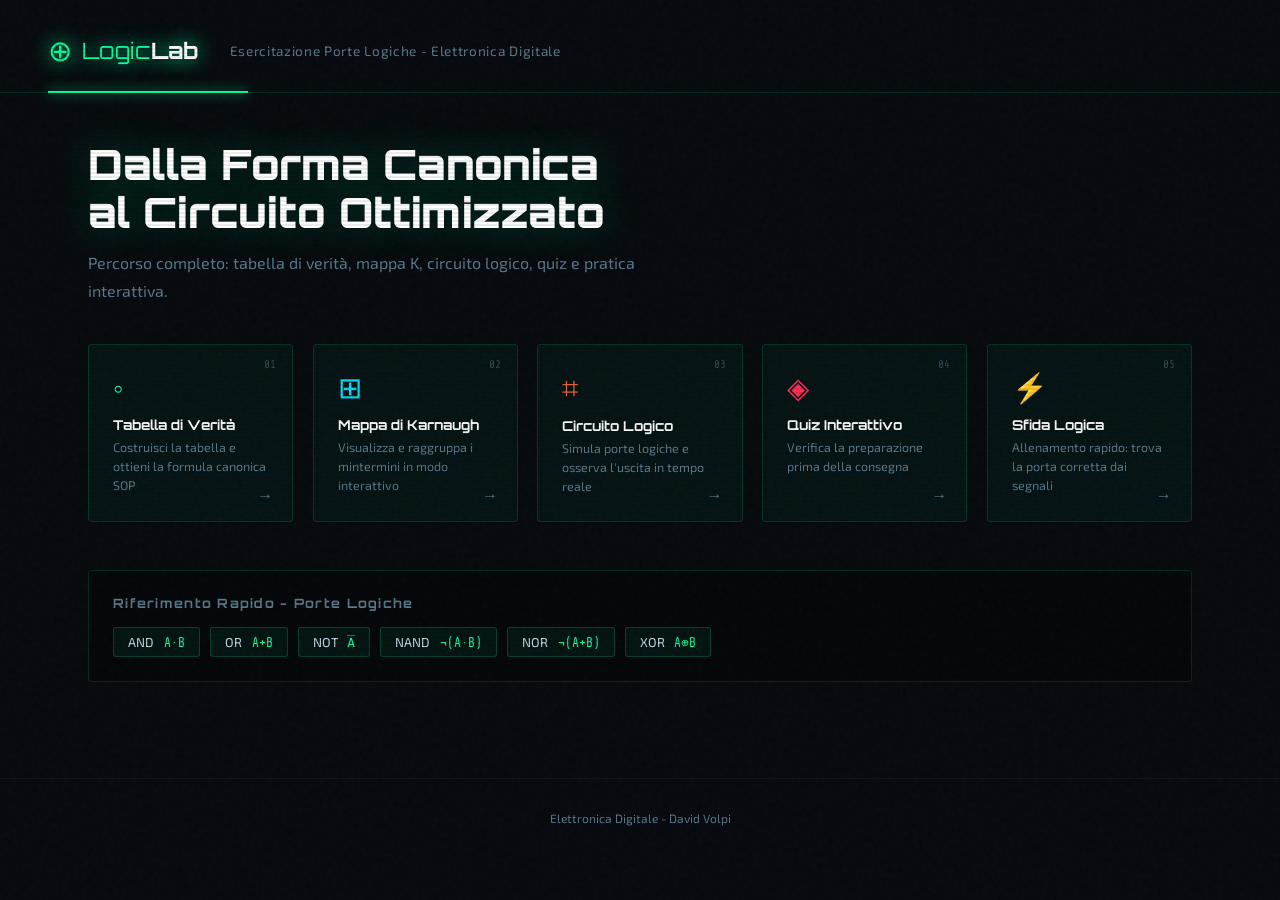
<file: index.html>
﻿<!DOCTYPE html>
<html lang="it">
<head>
  <meta charset="UTF-8">
  <meta name="viewport" content="width=device-width, initial-scale=1.0">
  <title>LogicLab - Porte Logiche</title>
  <link rel="stylesheet" href="style.css">
  <link href="https://fonts.googleapis.com/css2?family=Share+Tech+Mono&family=Orbitron:wght@400;700;900&family=Exo+2:wght@300;400;600&display=swap" rel="stylesheet">
</head>
<body>
  <div class="scanlines"></div>
  <div class="noise"></div>
 
  <header>
    <div class="logo">
      <span class="logo-icon">⊕</span>
      <span class="logo-text">Logic<strong>Lab</strong></span>
    </div>
    <p class="subtitle">Esercitazione Porte Logiche - Elettronica Digitale</p>
  </header>
 
  <main class="hero">
    <div class="hero-text">
      <h1>Dalla Forma Canonica<br>al Circuito Ottimizzato</h1>
      <p>Percorso completo: tabella di verità, mappa K, circuito logico, quiz e pratica interattiva.</p>
    </div>
 
    <nav class="cards-grid">
      <a href="tabella.html" class="card" data-num="01">
        <div class="card-icon">◦</div>
        <h2>Tabella di Verità</h2>
        <p>Costruisci la tabella e ottieni la formula canonica SOP</p>
        <span class="arrow">→</span>
      </a>
      <a href="mappa-k.html" class="card" data-num="02">
        <div class="card-icon">⊞</div>
        <h2>Mappa di Karnaugh</h2>
        <p>Visualizza e raggruppa i mintermini in modo interattivo</p>
        <span class="arrow">→</span>
      </a>
      <a href="circuito.html" class="card" data-num="03">
        <div class="card-icon">⌗</div>
        <h2>Circuito Logico</h2>
        <p>Simula porte logiche e osserva l'uscita in tempo reale</p>
        <span class="arrow">→</span>
      </a>
      <a href="quiz.html" class="card" data-num="04">
        <div class="card-icon">◈</div>
        <h2>Quiz Interattivo</h2>
        <p>Verifica la preparazione prima della consegna</p>
        <span class="arrow">→</span>
      </a>
      <a href="sfida.html" class="card" data-num="05">
        <div class="card-icon">⚡</div>
        <h2>Sfida Logica</h2>
        <p>Allenamento rapido: trova la porta corretta dai segnali</p>
        <span class="arrow">→</span>
      </a>
    </nav>
 
    <div class="quick-ref">
      <h3>Riferimento Rapido - Porte Logiche</h3>
      <div class="gates-row">
        <div class="gate-pill">AND <code>A·B</code></div>
        <div class="gate-pill">OR <code>A+B</code></div>
        <div class="gate-pill">NOT <code>A̅</code></div>
        <div class="gate-pill">NAND <code>¬(A·B)</code></div>
        <div class="gate-pill">NOR <code>¬(A+B)</code></div>
        <div class="gate-pill">XOR <code>A⊕B</code></div>
      </div>
    </div>
  </main>
 
  <footer>
    <p>Elettronica Digitale - David Volpi</p>
  </footer>
</body>
</html>
</file>
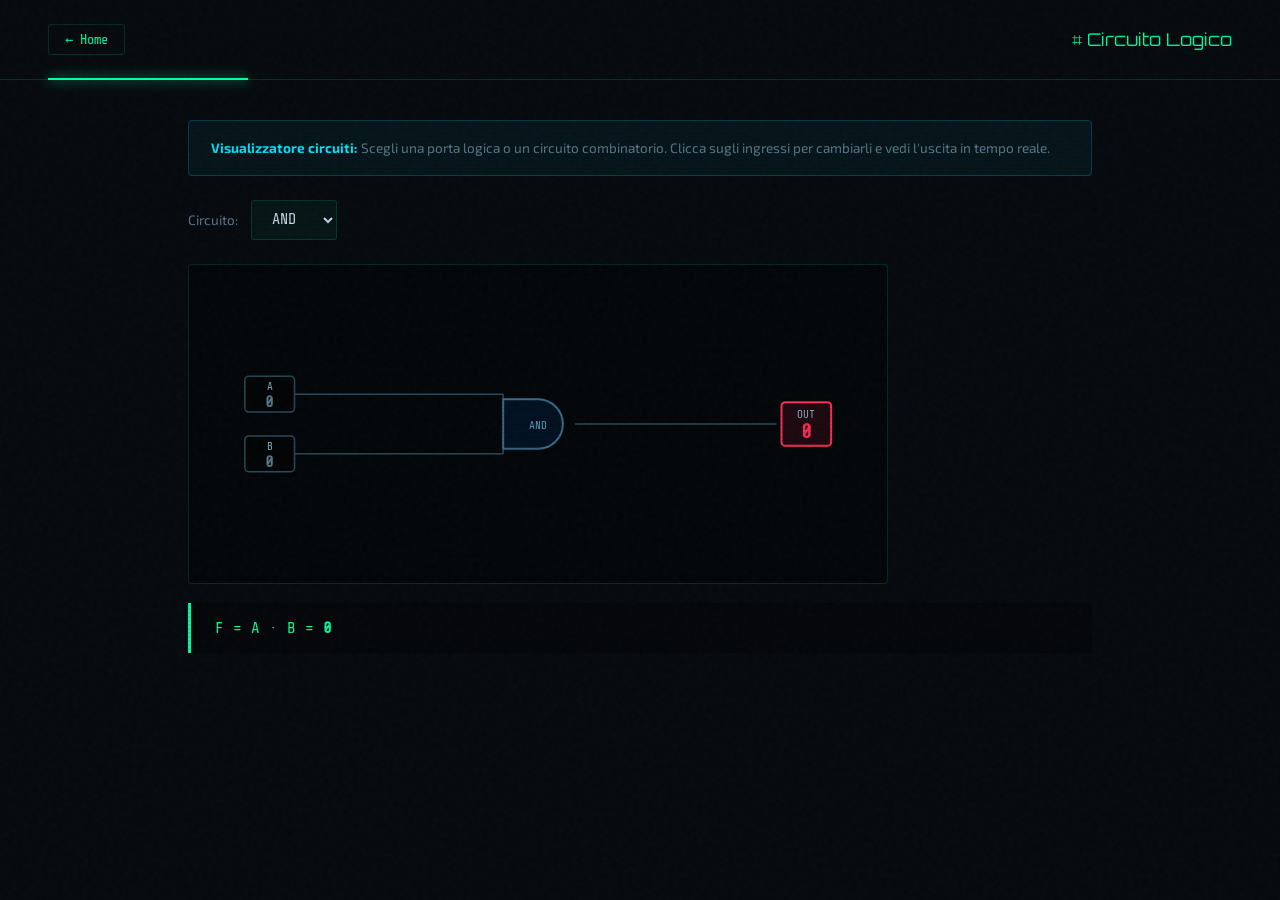
<file: circuito.html>
<!DOCTYPE html>
<html lang="it">
<head>
  <meta charset="UTF-8">
  <meta name="viewport" content="width=device-width, initial-scale=1.0">
  <title>Circuito – LogicLab</title>
  <link rel="stylesheet" href="style.css">
  <link href="https://fonts.googleapis.com/css2?family=Share+Tech+Mono&family=Orbitron:wght@400;700;900&family=Exo+2:wght@300;400;600&display=swap" rel="stylesheet">
</head>
<body>
  <div class="scanlines"></div>
  <div class="noise"></div>
  <header class="page-header">
    <a href="index.html" class="back-btn">← Home</a>
    <span class="page-title">⌗ Circuito Logico</span>
  </header>
  <div class="section">
    <div class="info-box">
      <strong>Visualizzatore circuiti:</strong> Scegli una porta logica o un circuito combinatorio. Clicca sugli ingressi per cambiarli e vedi l'uscita in tempo reale.
    </div>
    <div class="input-group">
      <label style="color:var(--text-dim);font-size:.85rem;">Circuito:</label>
      <select id="circuit-sel" onchange="drawCircuit()">
        <option value="and">AND </option>
        <option value="or">OR </option>
        <option value="not">NOT </option>
        <option value="nand">NAND </option>
        <option value="nor">NOR </option>
        <option value="xor">XOR </option>

      </select>
    </div>
    <svg id="circuit-svg" class="circuit-svg" width="700" height="320" viewBox="0 0 700 320" style="width:100%;max-width:700px"></svg>
    <div id="circuit-info" style="margin-top:1rem"></div>
  </div>

  <script>
    const svg = document.getElementById('circuit-svg');
    let inputs = { A:0, B:0, C:0 };

    function SVG(tag, attrs={}, text='') {
      const el = document.createElementNS('http://www.w3.org/2000/svg', tag);
      for (const [k,v] of Object.entries(attrs)) el.setAttribute(k,v);
      if (text) el.textContent = text;
      return el;
    }

    function wire(x1,y1,x2,y2,active=false) {
      return SVG('polyline',{
        points:`${x1},${y1} ${x2},${y2}`,
        stroke: active ? '#00ff9d' : '#2a4a5a',
        'stroke-width': active ? 2.5 : 1.5,
        fill:'none',
        filter: active ? 'url(#glow)' : ''
      });
    }

    function inputBtn(x, y, label, val, key) {
      const g = SVG('g',{ cursor:'pointer', onclick:`toggleInput('${key}')` });
      g.appendChild(SVG('rect',{ x:x-25, y:y-18, width:50, height:36, rx:4,
        fill: val ? 'rgba(0,255,157,0.2)' : 'rgba(0,0,0,0.4)',
        stroke: val ? '#00ff9d' : '#2a4a5a', 'stroke-width':1.5 }));
      g.appendChild(SVG('text',{ x, y:y-4, 'text-anchor':'middle', fill:'#8ab', 'font-size':11, 'font-family':'Share Tech Mono' }, label));
      g.appendChild(SVG('text',{ x, y:y+13, 'text-anchor':'middle',
        fill: val ? '#00ff9d' : '#5a7a8a', 'font-size':16, 'font-weight':'bold','font-family':'Share Tech Mono' }, String(val)));
      return g;
    }

    function outputBox(x, y, val) {
      const g = SVG('g');
      g.appendChild(SVG('rect',{ x:x-25, y:y-22, width:50, height:44, rx:4,
        fill: val ? 'rgba(0,255,157,0.25)' : 'rgba(255,45,85,0.1)',
        stroke: val ? '#00ff9d' : '#ff2d55', 'stroke-width':2 }));
      g.appendChild(SVG('text',{ x, y:y-6, 'text-anchor':'middle', fill:'#8ab', 'font-size':11, 'font-family':'Share Tech Mono' },'OUT'));
      g.appendChild(SVG('text',{ x, y:y+14, 'text-anchor':'middle',
        fill: val ? '#00ff9d' : '#ff2d55', 'font-size':20, 'font-weight':'bold','font-family':'Share Tech Mono' }, String(val)));
      return g;
    }

    // Gate shape paths
    function andGate(cx, cy, w=70, h=50) {
      const l=cx-w/2, r=cx+w/2, t=cy-h/2, b=cy+h/2;
      return `M${l},${t} L${cx},${t} A${h/2},${h/2} 0 0 1 ${cx},${b} L${l},${b} Z`;
    }
    function orGate(cx, cy, w=70, h=50) {
      const l=cx-w/2, r=cx+w/2, t=cy-h/2, b=cy+h/2;
      return `M${l},${t} Q${l+20},${cy} ${l},${b} Q${cx},${b} ${r},${cy} Q${cx},${t} ${l},${t} Z`;
    }
    function notGate(cx, cy, w=55, h=44) {
      const l=cx-w/2, t=cy-h/2, b=cy+h/2;
      return `M${l},${t} L${l+w-12},${cy} L${l},${b} Z`;
    }

    function drawGateShape(type, cx, cy, active) {
      const stroke = active ? '#00ff9d' : '#3a6a8a';
      const fill = active ? 'rgba(0,255,157,0.08)' : 'rgba(0,20,40,0.8)';
      let path, extra=null;
      if (type==='and'||type==='nand') {
        path = andGate(cx,cy);
      } else if (type==='or'||type==='nor'||type==='xor') {
        path = orGate(cx,cy);
      } else if (type==='not') {
        path = notGate(cx,cy);
      }
      const el = SVG('path',{ d:path, stroke, 'stroke-width':2, fill });
      const group = SVG('g');
      group.appendChild(el);
      if (type==='xor') {
        const l=cx-35, t=cy-25, b=cy+25;
        group.appendChild(SVG('path',{ d:`M${l-6},${t} Q${l+8},${cy} ${l-6},${b}`, stroke, 'stroke-width':2, fill:'none' }));
      }
      if (type==='nand'||type==='nor'||type==='not') {
        const dotX = type==='not' ? cx+30 : cx+37;
        group.appendChild(SVG('circle',{ cx:dotX, cy, r:5, stroke, 'stroke-width':2, fill:'var(--bg)' }));
      }
      const label = type.toUpperCase();
      group.appendChild(SVG('text',{ x:cx-(type==='not'?8:0), y:cy+5, 'text-anchor':'middle', fill: active?'#00ff9d':'#5a9aba', 'font-size':11, 'font-family':'Share Tech Mono' }, label));
      return group;
    }

    function clearSVG() {
      while(svg.firstChild) svg.removeChild(svg.firstChild);
      // Glow filter
      const defs = SVG('defs');
      const filter = SVG('filter',{ id:'glow' });
      const blur = SVG('feGaussianBlur',{ stdDeviation:'3', result:'coloredBlur' });
      const merge = SVG('feMerge');
      merge.appendChild(SVG('feMergeNode',{ in:'coloredBlur' }));
      merge.appendChild(SVG('feMergeNode',{ in:'SourceGraphic' }));
      filter.appendChild(blur);
      filter.appendChild(merge);
      defs.appendChild(filter);
      svg.appendChild(defs);
    }

    function drawSingleGate(type) {
      const A = inputs.A, B = inputs.B;
      let out;
      if (type==='and') out = A&B;
      else if (type==='or') out = A|B;
      else if (type==='nand') out = +(!(A&B));
      else if (type==='nor') out = +(!(A|B));
      else if (type==='xor') out = A^B;
      else if (type==='not') out = A^1;

      clearSVG();
      const isSingle = type==='not';
      const cx=350, cy=160;

      if (!isSingle) {
        svg.appendChild(inputBtn(80, 130, 'A', A, 'A'));
        svg.appendChild(inputBtn(80, 190, 'B', B, 'B'));
        svg.appendChild(wire(105,130,cx-35,130, A));
        svg.appendChild(wire(105,190,cx-35,190, B));
        svg.appendChild(wire(cx-35,130,cx-35,cy-12,A));
        svg.appendChild(wire(cx-35,190,cx-35,cy+12,B));
        svg.appendChild(wire(cx-35,cy-12,cx-35+2,cy-12,A));
        svg.appendChild(wire(cx-35,cy+12,cx-35+2,cy+12,B));
      } else {
        svg.appendChild(inputBtn(80, 160, 'A', A, 'A'));
        svg.appendChild(wire(105,160,cx-28,160, A));
      }

      svg.appendChild(drawGateShape(type, cx, cy, out));
      const outX = type==='not' ? cx+33 : (type==='nand'||type==='nor' ? cx+42 : cx+37);
      svg.appendChild(wire(outX, cy, 590, cy, out));
      svg.appendChild(outputBox(620, cy, out));

      const expr = { and:'F = A · B', or:'F = A + B', nand:'F = ¬(A · B)', nor:'F = ¬(A + B)', xor:'F = A ⊕ B', not:'F = Ā' };
      document.getElementById('circuit-info').innerHTML = `<div class="formula">${expr[type]} = <strong>${out}</strong></div>`;
    }

    function drawCombo() {
      // F = A·B + C̄
      const A=inputs.A, B=inputs.B, C=inputs.C;
      const ab = A&B;
      const nc = C^1;
      const out = ab|nc;

      clearSVG();

      // AND gate for A·B
      svg.appendChild(inputBtn(60,90,'A',A,'A'));
      svg.appendChild(inputBtn(60,150,'B',B,'B'));
      svg.appendChild(inputBtn(60,240,'C',C,'C'));

      // NOT gate for C̄
      svg.appendChild(wire(85,240,220,240,C));
      const notG = SVG('g');
      notG.appendChild(SVG('path',{d:'M220,220 L255,240 L220,260 Z', stroke:nc?'#00ff9d':'#3a6a8a','stroke-width':2,fill:'rgba(0,20,40,0.8)'}));
      notG.appendChild(SVG('circle',{cx:260,cy:240,r:5,stroke:nc?'#00ff9d':'#3a6a8a','stroke-width':2,fill:'var(--bg)'}));
      notG.appendChild(SVG('text',{x:237,y:244,'text-anchor':'middle',fill:'#5a9aba','font-size':10,'font-family':'Share Tech Mono'},'NOT'));
      svg.appendChild(notG);

      // AND gate
      svg.appendChild(wire(85,90,220,90,A));
      svg.appendChild(wire(85,150,220,150,B));
      svg.appendChild(wire(220,90,222,90,A));
      svg.appendChild(wire(220,150,222,150,B));
      svg.appendChild(drawGateShape('and',270,120,ab));
      svg.appendChild(wire(305,120,360,120,ab));

      // OR gate
      svg.appendChild(wire(265,240,360,190,nc));
      svg.appendChild(wire(360,120,362,120,ab));
      svg.appendChild(wire(360,190,362,190,nc));
      svg.appendChild(drawGateShape('or',410,155,out));
      svg.appendChild(wire(445,155,570,155,out));
      svg.appendChild(outputBox(600,155,out));

      document.getElementById('circuit-info').innerHTML =
        `<div class="formula">F = A·B + C̄ = ${A}·${B} + ${nc} = ${ab} + ${nc} = <strong>${out}</strong></div>
         <p style="color:var(--text-dim);font-size:.82rem;margin-top:.5rem">Cliccca sugli ingressi per cambiarli</p>`;
    }

    function drawCircuit() {
      const sel = document.getElementById('circuit-sel').value;
      if (sel==='combo') drawCombo();
      else drawSingleGate(sel);
    }

    function toggleInput(key) {
      inputs[key] ^= 1;
      drawCircuit();
    }

    window.onload = () => drawCircuit();
  </script>
</body>
</html>
</file>
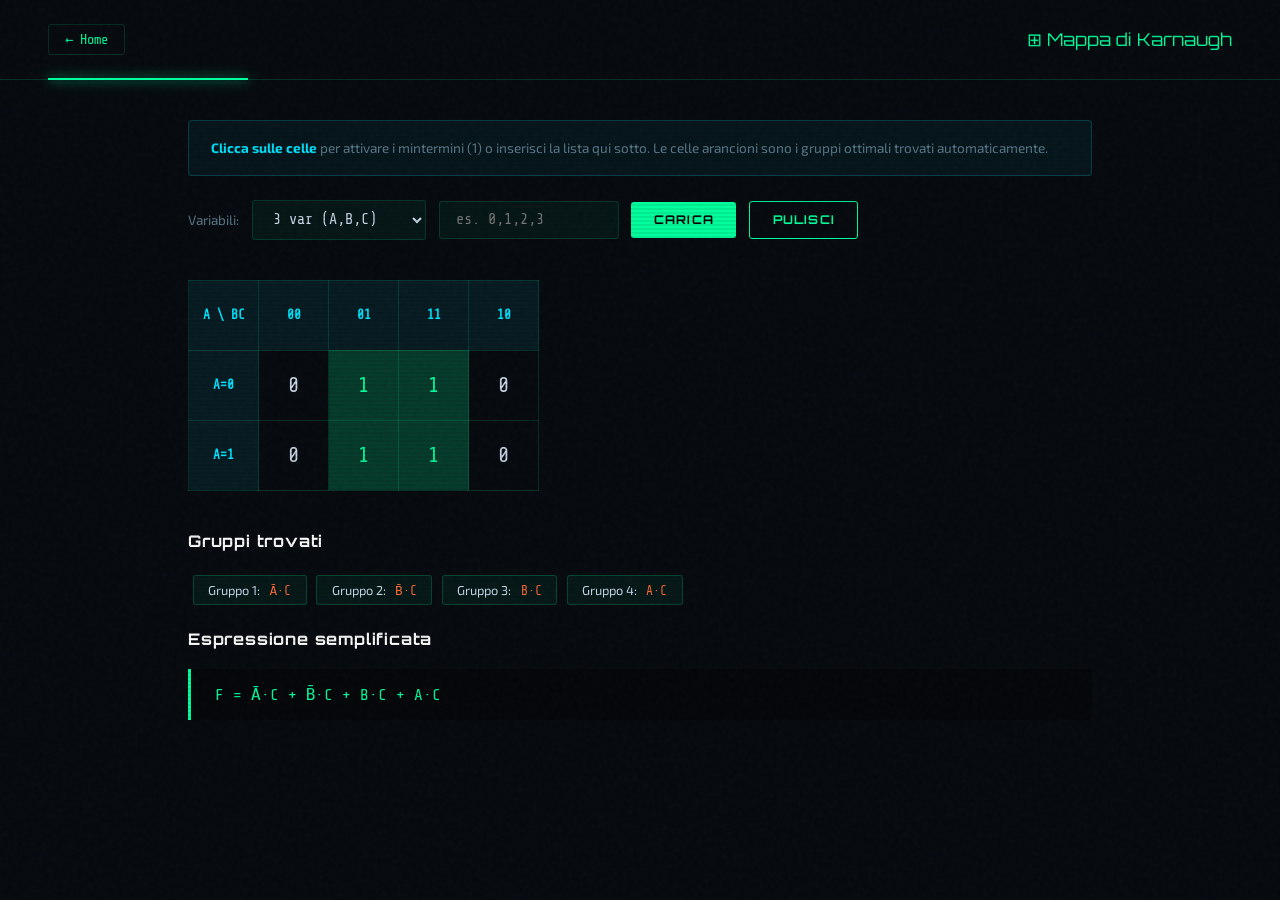
<file: mappa-k.html>
<!DOCTYPE html>
<html lang="it">
<head>
  <meta charset="UTF-8">
  <meta name="viewport" content="width=device-width, initial-scale=1.0">
  <title>Mappa K – LogicLab</title>
  <link rel="stylesheet" href="style.css">
  <link href="https://fonts.googleapis.com/css2?family=Share+Tech+Mono&family=Orbitron:wght@400;700;900&family=Exo+2:wght@300;400;600&display=swap" rel="stylesheet">
</head>
<body>
  <div class="scanlines"></div>
  <div class="noise"></div>
 
  <header class="page-header">
    <a href="index.html" class="back-btn">← Home</a>
    <span class="page-title">⊞ Mappa di Karnaugh</span>
  </header>
 
  <div class="section">
    <div class="info-box">
      <strong>Clicca sulle celle</strong> per attivare i mintermini (1) o inserisci la lista qui sotto. Le celle arancioni sono i gruppi ottimali trovati automaticamente.
    </div>
 
    <div class="input-group">
      <label style="color:var(--text-dim);font-size:.85rem;">Variabili:</label>
      <select id="nvars" onchange="buildMap()">
        <option value="3" selected>3 var (A,B,C)</option>
        <option value="4">4 var (A,B,C,D)</option>
      </select>
      <input type="text" id="mint-input" placeholder="es. 0,1,2,3" style="width:180px">
      <button class="btn" onclick="loadFromInput()">Carica</button>
      <button class="btn secondary" onclick="clearMap()">Pulisci</button>
    </div>
 
    <div class="kmap-container" id="kmap-container"></div>
 
    <div id="groups-out" style="margin-top:1.5rem; display:none">
      <h2>Gruppi trovati</h2>
      <div id="groups-list"></div>
      <h2 style="margin-top:1.2rem">Espressione semplificata</h2>
      <div class="formula" id="simplified-out"></div>
    </div>
  </div>
 
  <script>
    // Gray code order for Karnaugh map
    const gray2 = [0,1,3,2]; // 00,01,11,10
    const gray3col = [0,1,3,2]; // per BC
    const gray4col = [0,1,3,2];
    const gray4row = [0,1,3,2]; // per AB
 
    let cells3 = new Array(8).fill(0);  // 3 var: 2 rows x 4 cols
    let cells4 = new Array(16).fill(0); // 4 var: 4 rows x 4 cols
 
    function buildMap() {
      const n = parseInt(document.getElementById('nvars').value);
      n === 3 ? buildMap3() : buildMap4();
    }
 
    function toggle(idx) {
      const n = parseInt(document.getElementById('nvars').value);
      if (n === 3) {
        cells3[idx] ^= 1;
      } else {
        cells4[idx] ^= 1;
      }
      buildMap();
    }
 
    function buildMap3() {
      // Rows: A=0,1 | Cols: BC = 00,01,11,10
      // minterm = A*4 + B*2 + C
      let html = `<table class="kmap"><thead><tr>
        <th>A \\ BC</th><th>00</th><th>01</th><th>11</th><th>10</th>
      </tr></thead><tbody>`;
 
      for (let a = 0; a < 2; a++) {
        html += `<tr><th>A=${a}</th>`;
        for (const bc of gray3col) {
          const b = (bc >> 1) & 1;
          const c = bc & 1;
          const idx = a*4 + b*2 + c;
          const val = cells3[idx];
          const cls = val ? 'active' : '';
          html += `<td class="${cls}" onclick="toggle(${idx})" title="m${idx}: A=${a},B=${b},C=${c}">${val}</td>`;
        }
        html += '</tr>';
      }
      html += '</tbody></table>';
      document.getElementById('kmap-container').innerHTML = html;
      computeGroups3();
    }
 
    function buildMap4() {
      // Rows: CD | Cols: AB
      let html = `<table class="kmap"><thead><tr>
        <th>CD \\ AB</th><th>00</th><th>01</th><th>11</th><th>10</th>
      </tr></thead><tbody>`;
 
      for (const cd of gray4col) {
        const c = (cd >> 1) & 1, d = cd & 1;
        html += `<tr><th>${c}${d}</th>`;
        for (const ab of gray4row) {
          const a = (ab >> 1) & 1, b = ab & 1;
          const idx = a*8 + b*4 + c*2 + d;
          const val = cells4[idx];
          const cls = val ? 'active' : '';
          html += `<td class="${cls}" onclick="toggle(${idx})" title="m${idx}: A=${a},B=${b},C=${c},D=${d}">${val}</td>`;
        }
        html += '</tr>';
      }
      html += '</tbody></table>';
      document.getElementById('kmap-container').innerHTML = html;
      computeGroups4();
    }
 
    function computeGroups3() {
      const ones = cells3.map((v,i)=>v?i:null).filter(x=>x!==null);
      if (ones.length === 0) { document.getElementById('groups-out').style.display='none'; return; }
 
      const terms = [];
      // Check group of 4 (all same A or all BC pattern)
      // Simple heuristic: try adjacent pairs and quads
      const uncovered = new Set(ones);
      const groups = [];
 
      // Neighbours in 3-var KMap
      const neighbours3 = {
        0:[1,2,4], 1:[0,3,5], 2:[0,3,6], 3:[1,2,7],
        4:[0,5,6], 5:[1,4,7], 6:[2,4,7], 7:[3,5,6]
      };
 
      // Find pairs
      ones.forEach(m => {
        (neighbours3[m]||[]).forEach(nb => {
          if (cells3[nb] && !groups.find(g=>g.includes(m)&&g.includes(nb))) {
            groups.push([m, nb]);
          }
        });
      });
 
      // Simplify terms from groups
      const varNames = ['A','B','C'];
      const result = groups.map(g => simplifyGroup(g, 3, varNames));
      ones.forEach(m => {
        if (!groups.flat().includes(m)) {
          result.push(mintermsToTerm([m], 3, varNames));
        }
      });
 
      const unique = [...new Set(result)];
      showGroups(unique, ones);
    }
 
    function computeGroups4() {
      const ones = cells4.map((v,i)=>v?i:null).filter(x=>x!==null);
      if (ones.length === 0) { document.getElementById('groups-out').style.display='none'; return; }
      const varNames = ['A','B','C','D'];
      const terms = ones.map(m => mintermsToTerm([m], 4, varNames));
      showGroups([...new Set(terms)], ones);
    }
 
    function mintermsToTerm(group, n, varNames) {
      // Find which variables are constant across the group
      const term = [];
      for (let bit = n-1; bit >= 0; bit--) {
        const vals = group.map(m => (m >> bit) & 1);
        if (vals.every(v => v === 1)) term.push(varNames[n-1-bit]);
        else if (vals.every(v => v === 0)) term.push(varNames[n-1-bit] + '̄');
      }
      return term.join('·') || '1';
    }
 
    function simplifyGroup(group, n, varNames) {
      return mintermsToTerm(group, n, varNames);
    }
 
    function showGroups(terms, ones) {
      const out = document.getElementById('groups-out');
      out.style.display = 'block';
      const list = document.getElementById('groups-list');
      list.innerHTML = terms.map((t,i) =>
        `<div class="gate-pill" style="margin:.3rem;display:inline-block">Gruppo ${i+1}: <code style="color:var(--orange)">${t}</code></div>`
      ).join('');
      document.getElementById('simplified-out').textContent = `F = ${terms.join(' + ')}`;
    }
 
    function loadFromInput() {
      const n = parseInt(document.getElementById('nvars').value);
      const max = n === 3 ? 8 : 16;
      const vals = document.getElementById('mint-input').value
        .split(',').map(s=>parseInt(s.trim())).filter(x=>!isNaN(x)&&x>=0&&x<max);
      if (n === 3) {
        cells3 = new Array(8).fill(0);
        vals.forEach(v => cells3[v] = 1);
      } else {
        cells4 = new Array(16).fill(0);
        vals.forEach(v => cells4[v] = 1);
      }
      buildMap();
    }
 
    function clearMap() {
      cells3 = new Array(8).fill(0);
      cells4 = new Array(16).fill(0);
      document.getElementById('groups-out').style.display = 'none';
      buildMap();
    }
 
    window.onload = () => {
      cells3[1]=cells3[3]=cells3[5]=cells3[7]=1;
      buildMap();
    };
  </script>
</body>
</html>
</file>
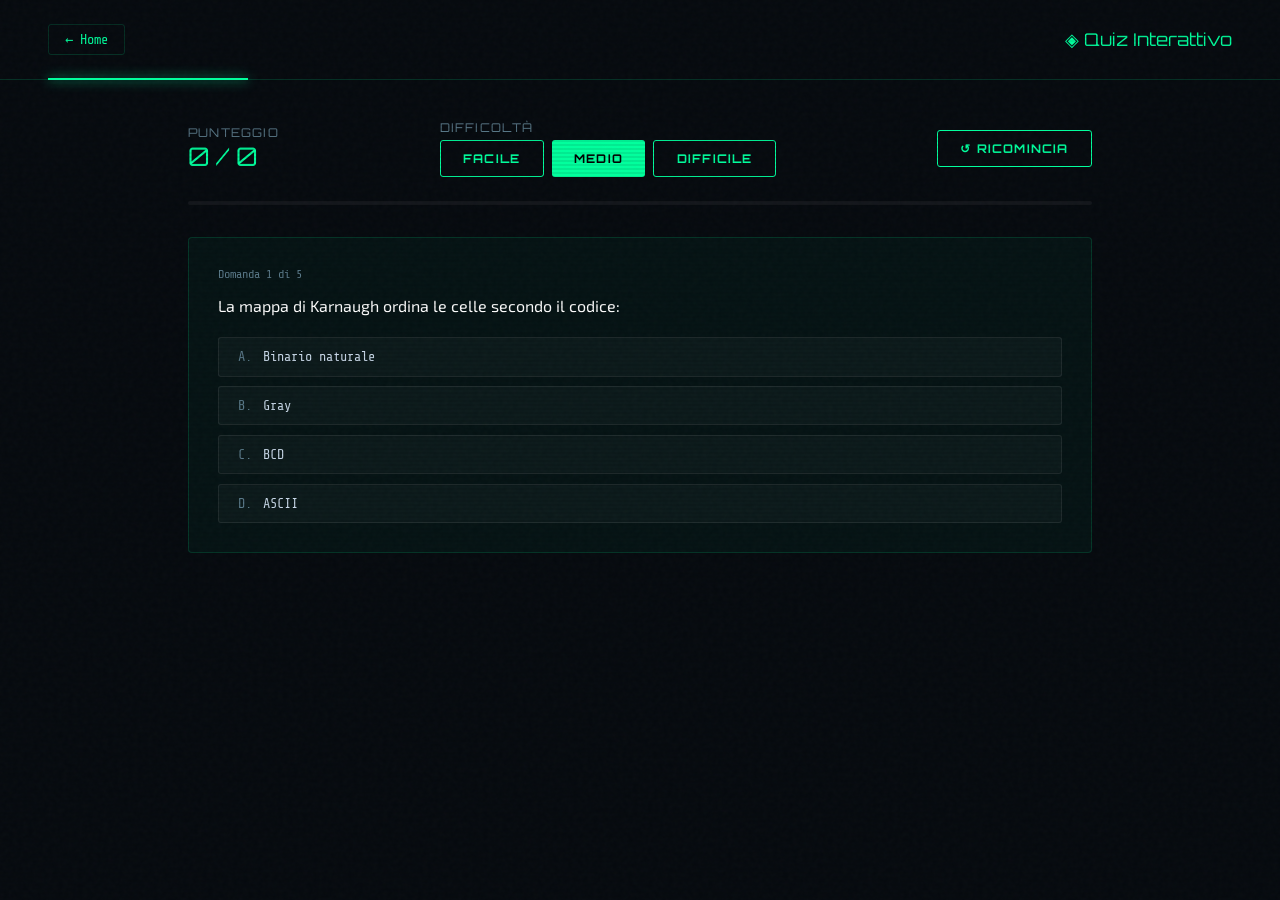
<file: quiz.html>
<!DOCTYPE html>
<html lang="it">
<head>
  <meta charset="UTF-8">
  <meta name="viewport" content="width=device-width, initial-scale=1.0">
  <title>Quiz – LogicLab</title>
  <link rel="stylesheet" href="style.css">
  <link href="https://fonts.googleapis.com/css2?family=Share+Tech+Mono&family=Orbitron:wght@400;700;900&family=Exo+2:wght@300;400;600&display=swap" rel="stylesheet">
</head>
<body>
  <div class="scanlines"></div>
  <div class="noise"></div>
  <header class="page-header">
    <a href="index.html" class="back-btn">← Home</a>
    <span class="page-title">◈ Quiz Interattivo</span>
  </header>

  <div class="section">
    <div style="display:flex;align-items:center;justify-content:space-between;margin-bottom:1.5rem;flex-wrap:wrap;gap:1rem">
      <div>
        <div style="font-family:var(--font-display);font-size:.75rem;color:var(--text-dim);letter-spacing:.1em">PUNTEGGIO</div>
        <div id="score-display" style="font-family:var(--font-display);font-size:1.6rem;color:var(--green)">0 / 0</div>
      </div>
      <div>
        <div style="font-family:var(--font-display);font-size:.75rem;color:var(--text-dim);letter-spacing:.1em;margin-bottom:.3rem">DIFFICOLTÀ</div>
        <div style="display:flex;gap:.5rem">
          <button class="btn secondary" onclick="setDiff('easy')" id="d-easy">Facile</button>
          <button class="btn" onclick="setDiff('medium')" id="d-med">Medio</button>
          <button class="btn secondary" onclick="setDiff('hard')" id="d-hard">Difficile</button>
        </div>
      </div>
      <button class="btn secondary" onclick="restart()">↺ Ricomincia</button>
    </div>

    <div style="background:rgba(255,255,255,.05);border-radius:2px;height:4px;margin-bottom:2rem;overflow:hidden">
      <div id="progress-bar" style="height:100%;background:var(--green);width:0%;transition:width .4s;box-shadow:0 0 8px var(--green)"></div>
    </div>

    <div id="quiz-container"></div>
    <div id="result-container" style="display:none"></div>
  </div>

  <script>
    const allQuestions = {
      easy: [
        {
          q: "Qual è l'uscita di una porta <strong>AND</strong> con A=1 e B=0?",
          opts: ["0", "1", "Dipende da C", "Non definita"],
          ans: 0,
          exp: "AND = 1 solo se tutti gli ingressi sono 1. Poiché B=0, F=0."
        },
        {
          q: "Qual è l'uscita di una porta <strong>OR</strong> con A=0 e B=1?",
          opts: ["0", "1", "Indefinita", "Errore"],
          ans: 1,
          exp: "OR = 1 se almeno un ingresso è 1. B=1 → F=1."
        },
        {
          q: "La porta <strong>NOT</strong> con ingresso A=1 restituisce:",
          opts: ["1", "0", "Non definita", "Dipende"],
          ans: 1,
          exp: "NOT inverte: NOT(1) = 0."
        },
        {
          q: "Quante righe ha una tabella di verità con <strong>3 variabili</strong>?",
          opts: ["3", "6", "8", "16"],
          ans: 2,
          exp: "Con n variabili ci sono 2ⁿ righe. 2³ = 8."
        },
        {
          q: "La forma <strong>SOP</strong> sta per:",
          opts: ["Sum Of Products", "Signal Output Port", "Simple OR Path", "Switch On Power"],
          ans: 0,
          exp: "SOP = somma (OR) di prodotti (AND). Es: AB + CD."
        }
      ],
      medium: [
        {
          q: "La porta <strong>XOR</strong> con A=1 e B=1 restituisce:",
          opts: ["0", "1", "2", "Non definita"],
          ans: 0,
          exp: "XOR = 1 solo se gli ingressi sono DIVERSI. 1⊕1 = 0."
        },
        {
          q: "Applicando <strong>De Morgan</strong> a ¬(A+B) si ottiene:",
          opts: ["Ā + B̄", "Ā · B̄", "A · B", "A + B"],
          ans: 1,
          exp: "De Morgan: ¬(A+B) = Ā·B̄. Il NOT si distribuisce e OR diventa AND."
        },
        {
          q: "Nella mappa di Karnaugh, un gruppo di <strong>4 celle</strong> elimina quante variabili?",
          opts: ["1", "2", "3", "4"],
          ans: 1,
          exp: "Un gruppo di 2ⁿ celle elimina n variabili. 2²=4 → elimina 2 variabili."
        },
        {
          q: "Quale proprietà semplifica <strong>AB + AB̄</strong>?",
          opts: ["De Morgan", "Assorbimento", "Complemento (B+B̄=1)", "Idempotenza"],
          ans: 2,
          exp: "AB + AB̄ = A(B+B̄) = A·1 = A. Si usa il complemento."
        },
        {
          q: "La mappa di Karnaugh ordina le celle secondo il codice:",
          opts: ["Binario naturale", "Gray", "BCD", "ASCII"],
          ans: 1,
          exp: "Il codice Gray garantisce che celle adiacenti differiscano di 1 solo bit, fondamentale per i raggruppamenti."
        }
      ],
      hard: [
        {
          q: "Applicando <strong>De Morgan</strong> a ¬(A·B) si ottiene:",
          opts: ["Ā · B̄", "Ā + B̄", "A + B", "A · B"],
          ans: 1,
          exp: "De Morgan: ¬(A·B) = Ā+B̄. Il NOT si distribuisce e AND diventa OR."
        },
        {
          q: "Quale porta logica è considerata <strong>universale</strong> (da sola realizza qualsiasi funzione)?",
          opts: ["AND", "OR", "NAND", "XOR"],
          ans: 2,
          exp: "NAND (e NOR) sono porte universali: con sole NAND si costruisce NOT, AND e OR."
        },
        {
          q: "Il <strong>teorema del consenso</strong> afferma che in AB + ĀC + BC il termine ridondante è:",
          opts: ["AB", "ĀC", "BC", "Nessuno"],
          ans: 2,
          exp: "AB + ĀC + BC = AB + ĀC. Il termine BC (termine di consenso) è ridondante."
        },
        {
          q: "Con <strong>4 variabili</strong> la mappa di Karnaugh ha dimensione:",
          opts: ["2×4", "4×4", "3×4", "2×8"],
          ans: 1,
          exp: "4 variabili = 2⁴ = 16 celle → mappa 4×4."
        },
        {
          q: "La forma <strong>POS</strong> (Product of Sums) si costruisce a partire dai:",
          opts: ["Mintermini (F=1)", "Maxtermini (F=0)", "Entrambi", "Nessuno dei due"],
          ans: 1,
          exp: "POS usa i maxtermini: le combinazioni dove F=0 nella tabella di verità."
        }
      ]
    };

    let diff = 'medium';
    let questions = [];
    let current = 0;
    let score = 0;
    let answered = false;

    function setDiff(d) {
      diff = d;
      document.getElementById('d-easy').className = d==='easy' ? 'btn' : 'btn secondary';
      document.getElementById('d-med').className  = d==='medium' ? 'btn' : 'btn secondary';
      document.getElementById('d-hard').className = d==='hard' ? 'btn' : 'btn secondary';
      restart();
    }

    function restart() {
      current = 0; score = 0; answered = false;
      questions = shuffle([...allQuestions[diff]]);
      document.getElementById('result-container').style.display = 'none';
      document.getElementById('quiz-container').style.display = 'block';
      updateScore();
      renderQuestion();
    }

    function shuffle(arr) {
      for (let i = arr.length-1; i > 0; i--) {
        const j = Math.floor(Math.random()*(i+1));
        [arr[i],arr[j]] = [arr[j],arr[i]];
      }
      return arr;
    }

    function updateScore() {
      document.getElementById('score-display').textContent = `${score} / ${current}`;
      const pct = questions.length > 0 ? (current/questions.length)*100 : 0;
      document.getElementById('progress-bar').style.width = pct + '%';
    }

    function renderQuestion() {
      if (current >= questions.length) { showResult(); return; }
      const q = questions[current];
      answered = false;
      document.getElementById('quiz-container').innerHTML = `
        <div class="quiz-card">
          <div style="font-family:var(--font-mono);font-size:.75rem;color:var(--text-dim);margin-bottom:.8rem">
            Domanda ${current+1} di ${questions.length}
          </div>
          <div class="quiz-q">${q.q}</div>
          <div class="quiz-options">
            ${q.opts.map((o,i)=>`
              <button class="quiz-opt" id="opt-${i}" onclick="answer(${i})">
                <span style="color:var(--text-dim);margin-right:.7rem">${String.fromCharCode(65+i)}.</span>${o}
              </button>
            `).join('')}
          </div>
          <div id="feedback" style="display:none" class="quiz-feedback"></div>
        </div>
      `;
    }

    function answer(idx) {
      if (answered) return;
      answered = true;
      const q = questions[current];
      const correct = q.ans === idx;
      if (correct) score++;
      current++;

      document.querySelectorAll('.quiz-opt').forEach((b, i) => {
        b.disabled = true;
        if (i === q.ans) b.classList.add('correct');
        else if (i === idx && !correct) b.classList.add('wrong');
      });

      const fb = document.getElementById('feedback');
      fb.style.display = 'block';
      fb.className = `quiz-feedback ${correct?'ok':'ko'}`;
      fb.innerHTML = `${correct ? '✓ Corretto!' : '✗ Sbagliato!'} — ${q.exp}`;

      updateScore();
      setTimeout(() => renderQuestion(), 2400);
    }

    function showResult() {
      document.getElementById('quiz-container').style.display = 'none';
      document.getElementById('progress-bar').style.width = '100%';
      const pct = Math.round((score / questions.length) * 100);
      const msg = pct === 100 ? '🏆 Perfetto!' : pct >= 80 ? 'Ottimo lavoro!' : pct >= 60 ? 'Non male, riprova!' : 'Studia ancora un po\'!';
      const col = pct >= 60 ? 'var(--green)' : pct >= 40 ? 'var(--orange)' : 'var(--red)';

      document.getElementById('result-container').style.display = 'block';
      document.getElementById('result-container').innerHTML = `
        <div class="quiz-card" style="text-align:center;border-color:${col}">
          <div style="font-family:var(--font-display);font-size:3rem;color:${col};margin-bottom:.5rem">${score}/${questions.length}</div>
          <div style="font-size:1.1rem;color:#fff;margin-bottom:.4rem">${msg}</div>
          <div style="color:var(--text-dim);margin-bottom:1.5rem">${pct}% corretto · ${diff}</div>
          <button class="btn" onclick="restart()">↺ Rigioca</button>
          <a href="index.html" class="btn secondary" style="margin-left:.8rem;display:inline-block;text-decoration:none">← Home</a>
        </div>
      `;
    }

    window.onload = () => setDiff('medium');
  </script>
</body>
</html>
</file>
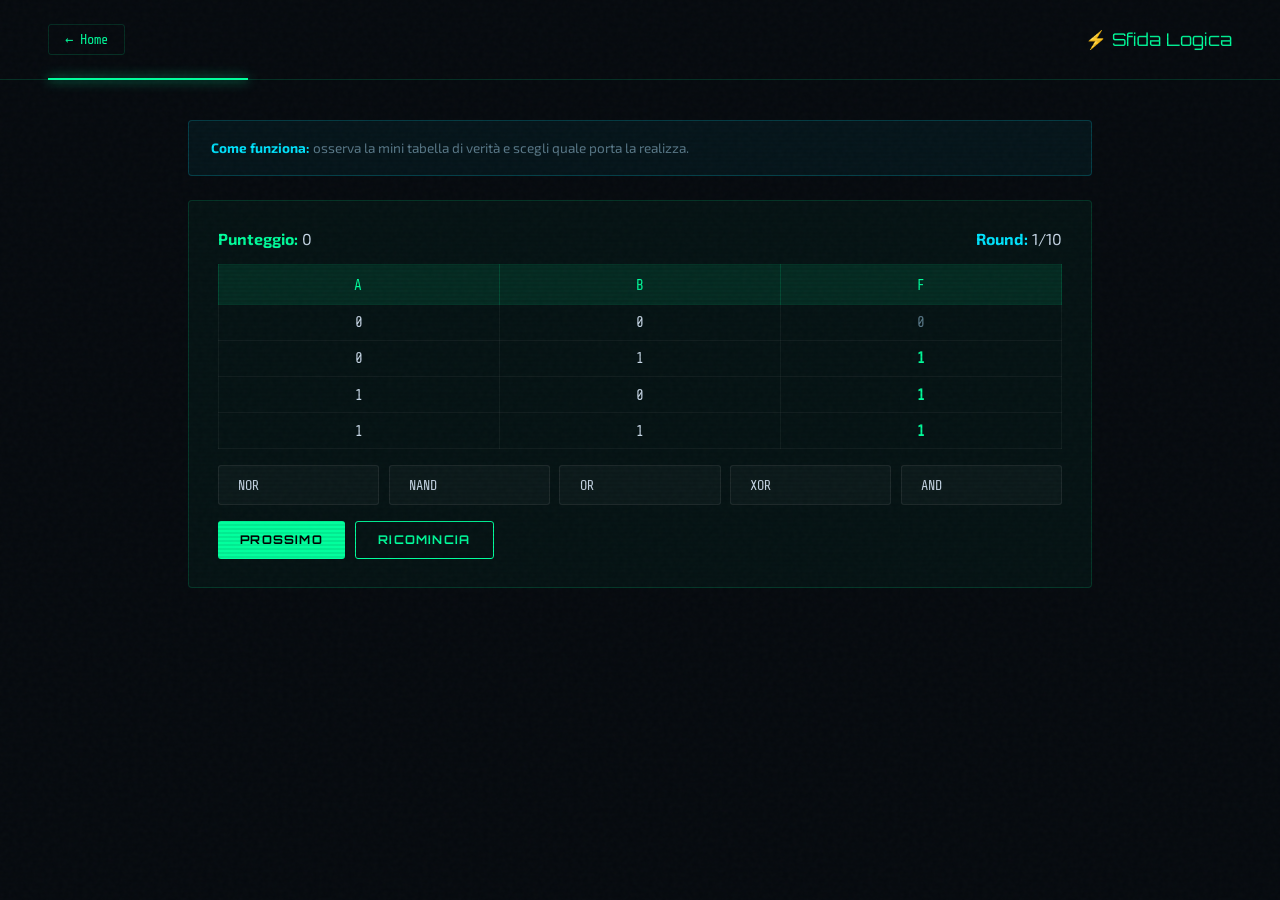
<file: sfida.html>
﻿<!DOCTYPE html>
<html lang="it">
<head>
  <meta charset="UTF-8">
  <meta name="viewport" content="width=device-width, initial-scale=1.0">
  <title>Sfida Logica - LogicLab</title>
  <link rel="stylesheet" href="style.css">
  <link href="https://fonts.googleapis.com/css2?family=Share+Tech+Mono&family=Orbitron:wght@400;700;900&family=Exo+2:wght@300;400;600&display=swap" rel="stylesheet">
</head>
<body>
  <div class="scanlines"></div>
  <div class="noise"></div>

  <header class="page-header">
    <a href="index.html" class="back-btn">← Home</a>
    <span class="page-title">⚡ Sfida Logica</span>
  </header>

  <div class="section">
    <div class="info-box">
      <strong>Come funziona:</strong> osserva la mini tabella di verità e scegli quale porta la realizza.
    </div>

    <div class="quiz-card">
      <div style="display:flex;justify-content:space-between;gap:1rem;flex-wrap:wrap;margin-bottom:1rem">
        <div><strong style="color:var(--green)">Punteggio:</strong> <span id="score">0</span></div>
        <div><strong style="color:var(--cyan)">Round:</strong> <span id="round">1</span>/10</div>
      </div>

      <table class="truth-table" id="challenge-table"></table>

      <div class="challenge-options" id="opts"></div>
      <div id="fb" class="quiz-feedback" style="display:none"></div>
      <div style="margin-top:1rem;display:flex;gap:.6rem;flex-wrap:wrap">
        <button class="btn" onclick="nextRound()">Prossimo</button>
        <button class="btn secondary" onclick="restartGame()">Ricomincia</button>
      </div>
    </div>
  </div>

  <script>
    const gates = {
      AND: (a,b)=>a&b,
      OR: (a,b)=>a|b,
      XOR: (a,b)=>a^b,
      NAND: (a,b)=>+(!(a&b)),
      NOR: (a,b)=>+(!(a|b))
    };

    let score = 0;
    let round = 1;
    let currentGate = '';
    let answered = false;
    let roundSequence = [];

    function makeTable(fn) {
      const rows = [[0,0],[0,1],[1,0],[1,1]];
      let html = '<thead><tr><th>A</th><th>B</th><th>F</th></tr></thead><tbody>';
      rows.forEach(([a,b]) => {
        const f = fn(a,b);
        html += `<tr><td>${a}</td><td>${b}</td><td class="${f?'one':'zero'}">${f}</td></tr>`;
      });
      html += '</tbody>';
      document.getElementById('challenge-table').innerHTML = html;
    }

    function shuffled(arr) {
      const a = [...arr];
      for (let i = a.length - 1; i > 0; i--) {
        const j = Math.floor(Math.random() * (i + 1));
        [a[i], a[j]] = [a[j], a[i]];
      }
      return a;
    }

    function buildRoundSequence() {
      const names = Object.keys(gates);
      const base = names.concat(names); // 5 porte x 2 = 10 round
      roundSequence = shuffled(base);
    }

    function nextRound() {
      if (round > 10) return;
      answered = false;
      const names = Object.keys(gates);
      currentGate = roundSequence[round - 1];
      makeTable(gates[currentGate]);

      const opts = shuffled(names).map(name =>
        `<button class="quiz-opt" onclick="answer('${name}')">${name}</button>`
      ).join('');
      document.getElementById('opts').innerHTML = opts;
      const fb = document.getElementById('fb');
      fb.style.display = 'none';
      document.getElementById('round').textContent = round;
    }

    function answer(name) {
      if (answered || round > 10) return;
      answered = true;
      const ok = name === currentGate;
      if (ok) score++;

      const fb = document.getElementById('fb');
      fb.style.display = 'block';
      fb.className = `quiz-feedback ${ok ? 'ok' : 'ko'}`;
      fb.textContent = ok ? `Corretto! Era ${currentGate}.` : `No, era ${currentGate}.`;
      document.getElementById('score').textContent = score;

      round++;
      if (round > 10) {
        document.getElementById('fb').textContent += ` Fine sfida: ${score}/10.`;
      }
    }

    function restartGame() {
      score = 0;
      round = 1;
      buildRoundSequence();
      document.getElementById('score').textContent = score;
      nextRound();
    }

    window.onload = restartGame;
  </script>
</body>
</html>
</file>
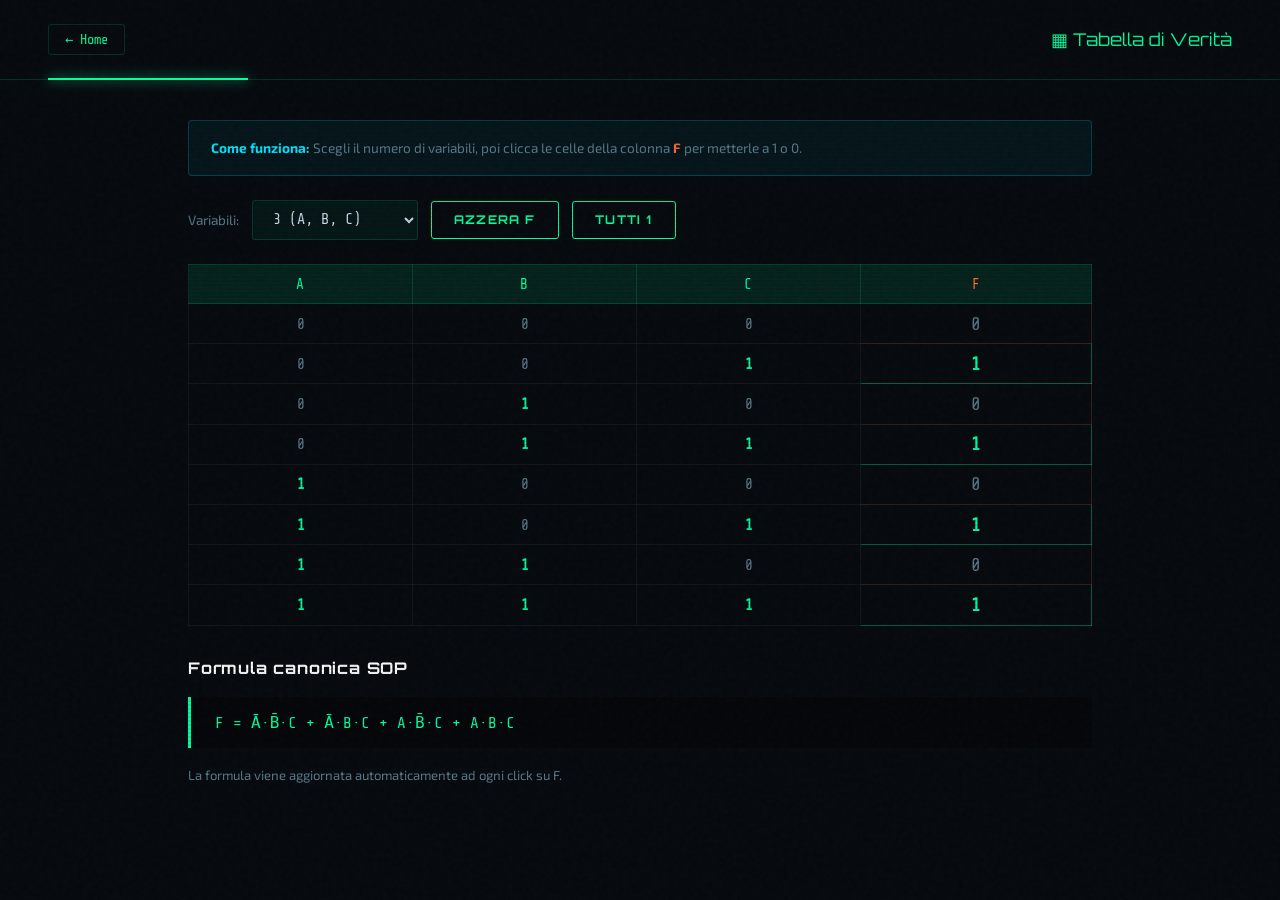
<file: tabella.html>
<!DOCTYPE html>
<html lang="it">
<head>
  <meta charset="UTF-8">
  <meta name="viewport" content="width=device-width, initial-scale=1.0">
  <title>Tabella di Verità – LogicLab</title>
  <link rel="stylesheet" href="style.css">
  <link href="https://fonts.googleapis.com/css2?family=Share+Tech+Mono&family=Orbitron:wght@400;700;900&family=Exo+2:wght@300;400;600&display=swap" rel="stylesheet">
</head>
<body>
  <div class="scanlines"></div>
  <div class="noise"></div>

  <header class="page-header">
    <a href="index.html" class="back-btn">← Home</a>
    <span class="page-title">▦ Tabella di Verità</span>
  </header>

  <div class="section">
    <div class="info-box">
      <strong>Come funziona:</strong> Scegli il numero di variabili, poi clicca le celle della colonna <strong style="color:var(--orange)">F</strong> per metterle a 1 o 0.
    </div>

    <div class="input-group">
      <label style="color:var(--text-dim);font-size:.85rem;">Variabili:</label>
      <select id="nvars" onchange="onVarsChange()">
        <option value="2">2 (A, B)</option>
        <option value="3" selected>3 (A, B, C)</option>
        <option value="4">4 (A, B, C, D)</option>
      </select>
      <button class="btn secondary" onclick="resetF()">Azzera F</button>
      <button class="btn secondary" onclick="setAllF(1)">Tutti 1</button>
    </div>

    <div id="table-container"></div>

    <div id="formula-section" style="margin-top:2rem">
      <h2>Formula canonica SOP</h2>
      <div class="formula" id="formula-out">–</div>
      <p style="color:var(--text-dim);font-size:.82rem;margin-top:.5rem">
        La formula viene aggiornata automaticamente ad ogni click su F.
      </p>
    </div>
  </div>

  <script>
    const varSets = { 2:['A','B'], 3:['A','B','C'], 4:['A','B','C','D'] };
    let fValues = [];

    function getBit(num, pos, total) {
      return (num >> (total - 1 - pos)) & 1;
    }

    function onVarsChange() {
      const n = parseInt(document.getElementById('nvars').value);
      fValues = new Array(Math.pow(2, n)).fill(0);
      buildTable();
    }

    function buildTable() {
      const n = parseInt(document.getElementById('nvars').value);
      const vars = varSets[n];
      const rows = Math.pow(2, n);

      let html = `<table class="truth-table"><thead><tr>
        ${vars.map(v => `<th>${v}</th>`).join('')}
        <th style="color:var(--orange)">F</th>
      </tr></thead><tbody>`;

      for (let i = 0; i < rows; i++) {
        const bits = vars.map((v, pos) => getBit(i, pos, n));
        const f = fValues[i];
        html += `<tr>
          ${bits.map(b => `<td class="${b===1?'one':'zero'}">${b}</td>`).join('')}
          <td class="${f===1?'one':'zero'}"
              style="cursor:pointer;font-size:1.1rem;border:1px solid ${f?'rgba(0,255,157,.35)':'rgba(255,107,53,.2)'}"
              onclick="toggleF(${i})">${f}</td>
        </tr>`;
      }
      html += '</tbody></table>';
      document.getElementById('table-container').innerHTML = html;
      updateFormula();
    }

    function toggleF(idx) {
      fValues[idx] ^= 1;
      buildTable();
    }

    function resetF() {
      const n = parseInt(document.getElementById('nvars').value);
      fValues = new Array(Math.pow(2, n)).fill(0);
      buildTable();
    }

    function setAllF(v) {
      const n = parseInt(document.getElementById('nvars').value);
      fValues = new Array(Math.pow(2, n)).fill(v);
      buildTable();
    }

    function updateFormula() {
      const n = parseInt(document.getElementById('nvars').value);
      const vars = varSets[n];
      const minterms = fValues.map((v,i) => v ? i : null).filter(x => x !== null);

      if (minterms.length === 0) {
        document.getElementById('formula-out').textContent = 'F = 0';
        return;
      }
      if (minterms.length === Math.pow(2, n)) {
        document.getElementById('formula-out').textContent = 'F = 1';
        return;
      }

      const terms = minterms.map(m => {
        return vars.map((v, pos) => {
          const bit = getBit(m, pos, n);
          return bit === 1 ? v : v + '̄';
        }).join('·');
      });

      document.getElementById('formula-out').textContent = `F = ${terms.join(' + ')}`;
    }

    window.onload = () => {
      fValues = [0,1,0,1,0,1,0,1];
      buildTable();
    };
  </script>
</body>
</html>
</file>
<file: style.css>
/* ===== RESET & BASE ===== */
*, *::before, *::after { box-sizing: border-box; margin: 0; padding: 0; }

:root {
  --bg: #060a0f;
  --bg2: #0d1520;
  --green: #00ff9d;
  --green2: #00c977;
  --cyan: #00e5ff;
  --orange: #ff6b35;
  --red: #ff2d55;
  --card-bg: rgba(0,255,157,0.04);
  --card-border: rgba(0,255,157,0.15);
  --text: #c8d8e8;
  --text-dim: #5a7a8a;
  --font-mono: 'Share Tech Mono', monospace;
  --font-display: 'Orbitron', sans-serif;
  --font-body: 'Exo 2', sans-serif;
}

html { scroll-behavior: smooth; }
body {
  background: var(--bg);
  color: var(--text);
  font-family: var(--font-body);
  min-height: 100vh;
  position: relative;
  overflow-x: hidden;
}

/* ===== SCANLINES EFFECT ===== */
.scanlines {
  pointer-events: none;
  position: fixed; inset: 0; z-index: 999;
  background: repeating-linear-gradient(
    0deg,
    transparent,
    transparent 2px,
    rgba(0,0,0,0.08) 2px,
    rgba(0,0,0,0.08) 4px
  );
}
.noise {
  pointer-events: none;
  position: fixed; inset: 0; z-index: 998; opacity: 0.025;
  background-image: url("data:image/svg+xml,%3Csvg viewBox='0 0 200 200' xmlns='http://www.w3.org/2000/svg'%3E%3Cfilter id='n'%3E%3CfeTurbulence type='fractalNoise' baseFrequency='0.9' numOctaves='4'/%3E%3C/filter%3E%3Crect width='100%25' height='100%25' filter='url(%23n)'/%3E%3C/svg%3E");
}

/* ===== HEADER ===== */
header {
  padding: 2rem 3rem 1.5rem;
  border-bottom: 1px solid var(--card-border);
  display: flex; align-items: center; gap: 2rem;
  position: relative;
}
header::after {
  content: '';
  position: absolute; bottom: -1px; left: 3rem;
  width: 200px; height: 2px;
  background: var(--green);
  box-shadow: 0 0 12px var(--green);
}
.logo {
  display: flex; align-items: center; gap: .6rem;
  font-family: var(--font-display);
  font-size: 1.4rem; color: var(--green);
  text-shadow: 0 0 20px var(--green);
}
.logo-icon { font-size: 1.8rem; }
.logo-text strong { color: #fff; }
.subtitle { color: var(--text-dim); font-size: .85rem; letter-spacing: .05em; }

/* ===== HERO ===== */
.hero { padding: 3rem; max-width: 1200px; margin: 0 auto; }
.hero-text { margin-bottom: 2.5rem; }
.hero-text h1 {
  font-family: var(--font-display);
  font-size: clamp(1.6rem, 3.5vw, 2.6rem);
  font-weight: 900; line-height: 1.15;
  color: #fff;
  text-shadow: 0 0 40px rgba(0,255,157,.3);
  margin-bottom: .8rem;
}
.hero-text p { color: var(--text-dim); max-width: 580px; line-height: 1.7; }

/* ===== CARDS GRID ===== */
.cards-grid {
  display: grid;
  grid-template-columns: repeat(auto-fit, minmax(200px, 1fr));
  gap: 1.2rem;
  margin-bottom: 3rem;
}
.card {
  display: block; text-decoration: none;
  background: var(--card-bg);
  border: 1px solid var(--card-border);
  border-radius: 4px;
  padding: 1.5rem;
  position: relative;
  transition: all .25s ease;
  overflow: hidden;
}
.card::before {
  content: attr(data-num);
  position: absolute; top: .8rem; right: 1rem;
  font-family: var(--font-mono); font-size: .7rem;
  color: var(--text-dim); opacity: .5;
}
.card::after {
  content: '';
  position: absolute; bottom: 0; left: 0;
  height: 2px; width: 0;
  background: var(--green);
  box-shadow: 0 0 8px var(--green);
  transition: width .3s ease;
}
.card:hover { border-color: var(--green); background: rgba(0,255,157,.08); transform: translateY(-3px); }
.card:hover::after { width: 100%; }
.card:nth-child(2):hover { border-color: var(--cyan); }
.card:nth-child(2)::after { background: var(--cyan); }
.card:nth-child(3):hover { border-color: var(--orange); }
.card:nth-child(3)::after { background: var(--orange); }
.card:nth-child(4):hover { border-color: var(--red); }
.card:nth-child(4)::after { background: var(--red); }
.card:nth-child(5):hover { border-color: #a78bfa; }
.card:nth-child(5)::after { background: #a78bfa; }

.card-icon { font-size: 1.8rem; margin-bottom: .7rem; color: var(--green); }
.card:nth-child(2) .card-icon { color: var(--cyan); }
.card:nth-child(3) .card-icon { color: var(--orange); }
.card:nth-child(4) .card-icon { color: var(--red); }
.card:nth-child(5) .card-icon { color: #a78bfa; }
.card h2 { font-family: var(--font-display); font-size: .85rem; color: #fff; margin-bottom: .4rem; }
.card p { font-size: .78rem; color: var(--text-dim); line-height: 1.5; }
.arrow { position: absolute; bottom: 1rem; right: 1.2rem; color: var(--text-dim); font-size: 1rem; transition: transform .2s; }
.card:hover .arrow { transform: translateX(4px); color: #fff; }

/* ===== QUICK REF ===== */
.quick-ref {
  border: 1px solid var(--card-border);
  border-radius: 4px; padding: 1.5rem;
  background: rgba(0,0,0,.3);
}
.quick-ref h3 { font-family: var(--font-display); font-size: .8rem; color: var(--text-dim); letter-spacing: .1em; margin-bottom: 1rem; }
.gates-row { display: flex; flex-wrap: wrap; gap: .6rem; }
.gate-pill {
  background: rgba(0,255,157,.06);
  border: 1px solid rgba(0,255,157,.2);
  border-radius: 3px; padding: .4rem .9rem;
  font-size: .8rem; color: var(--text);
}
.gate-pill code { color: var(--green); font-family: var(--font-mono); margin-left: .4rem; }

/* ===== FOOTER ===== */
footer {
  text-align: center; padding: 2rem;
  color: var(--text-dim); font-size: .75rem;
  border-top: 1px solid rgba(255,255,255,.04);
  margin-top: 3rem;
}

/* ===== PAGE HEADER (subpages) ===== */
.page-header {
  padding: 1.5rem 3rem;
  border-bottom: 1px solid var(--card-border);
  display: flex; align-items: center; justify-content: space-between;
}
.back-btn {
  color: var(--green); text-decoration: none;
  font-family: var(--font-mono); font-size: .85rem;
  border: 1px solid var(--card-border); padding: .4rem 1rem;
  border-radius: 3px; transition: all .2s;
}
.back-btn:hover { background: rgba(0,255,157,.1); border-color: var(--green); }
.page-title { font-family: var(--font-display); font-size: 1.1rem; color: var(--green); }

/* ===== SECTIONS ===== */
.section { padding: 2.5rem 3rem; max-width: 1000px; margin: 0 auto; }
.section h2 { font-family: var(--font-display); font-size: 1rem; color: #fff; margin-bottom: 1.2rem; letter-spacing: .05em; }
.section p { color: var(--text-dim); line-height: 1.7; margin-bottom: 1rem; }

/* ===== INPUT / BUTTON ===== */
.input-group { display: flex; gap: .8rem; flex-wrap: wrap; align-items: center; margin-bottom: 1.5rem; }
.input-group input, .input-group select {
  background: rgba(0,255,157,.05);
  border: 1px solid var(--card-border);
  color: var(--text); font-family: var(--font-mono); font-size: .95rem;
  padding: .6rem 1rem; border-radius: 3px; outline: none;
  transition: border-color .2s;
}
.input-group input:focus, .input-group select:focus { border-color: var(--green); }
.btn {
  background: var(--green); color: #000;
  font-family: var(--font-display); font-size: .75rem; font-weight: 700;
  letter-spacing: .1em; padding: .65rem 1.4rem;
  border: none; border-radius: 3px; cursor: pointer;
  transition: all .2s; text-transform: uppercase;
}
.btn:hover { background: #fff; box-shadow: 0 0 20px var(--green); }
.btn.secondary {
  background: transparent; color: var(--green);
  border: 1px solid var(--green);
}
.btn.secondary:hover { background: rgba(0,255,157,.1); }

/* ===== TABLE ===== */
.truth-table {
  width: 100%; border-collapse: collapse;
  font-family: var(--font-mono); font-size: .9rem;
}
.truth-table th {
  background: rgba(0,255,157,.1);
  color: var(--green); padding: .7rem 1rem;
  text-align: center; border: 1px solid var(--card-border);
  font-weight: 400; letter-spacing: .05em;
}
.truth-table td {
  padding: .6rem 1rem; text-align: center;
  border: 1px solid rgba(255,255,255,.05);
  color: var(--text); transition: background .15s;
}
.truth-table tr:hover td { background: rgba(0,255,157,.04); }
.truth-table td.one { color: var(--green); font-weight: bold; }
.truth-table td.zero { color: var(--text-dim); }
.truth-table td.minterm { color: var(--orange); }

/* ===== KARNAUGH MAP ===== */
.kmap-container { overflow-x: auto; }
.kmap {
  border-collapse: collapse;
  font-family: var(--font-mono); font-size: .95rem;
  margin: 1rem 0;
}
.kmap td, .kmap th {
  width: 70px; height: 70px;
  text-align: center; vertical-align: middle;
  border: 1px solid var(--card-border);
}
.kmap th { background: rgba(0,229,255,.08); color: var(--cyan); font-size: .8rem; }
.kmap td { cursor: pointer; transition: all .2s; font-size: 1.3rem; }
.kmap td:hover { background: rgba(0,255,157,.1); }
.kmap td.active { background: rgba(0,255,157,.2); color: var(--green); }
.kmap td.grouped { background: rgba(255,107,53,.2); border: 2px solid var(--orange); color: var(--orange); }

/* ===== LOGIC GATE SVG ===== */
.circuit-svg { background: rgba(0,0,0,.4); border: 1px solid var(--card-border); border-radius: 4px; }

/* ===== QUIZ ===== */
.quiz-card {
  background: var(--card-bg); border: 1px solid var(--card-border);
  border-radius: 4px; padding: 1.8rem; margin-bottom: 1.2rem;
}
.quiz-q { font-size: 1rem; color: #fff; margin-bottom: 1.2rem; line-height: 1.5; }
.quiz-options { display: grid; gap: .6rem; }
.quiz-opt {
  background: rgba(255,255,255,.03);
  border: 1px solid rgba(255,255,255,.08);
  color: var(--text); padding: .7rem 1.2rem;
  border-radius: 3px; cursor: pointer;
  font-family: var(--font-mono); font-size: .85rem;
  text-align: left; transition: all .2s;
}
.quiz-opt:hover { border-color: var(--cyan); color: var(--cyan); background: rgba(0,229,255,.06); }
.quiz-opt.correct { border-color: var(--green); color: var(--green); background: rgba(0,255,157,.1); }
.quiz-opt.wrong { border-color: var(--red); color: var(--red); background: rgba(255,45,85,.1); }
.quiz-feedback { margin-top: .8rem; font-size: .85rem; padding: .6rem 1rem; border-radius: 3px; }
.quiz-feedback.ok { background: rgba(0,255,157,.1); color: var(--green); }
.quiz-feedback.ko { background: rgba(255,45,85,.1); color: var(--red); }

/* ===== FORMULA BOX ===== */
.formula {
  background: rgba(0,0,0,.4); border-left: 3px solid var(--green);
  padding: 1rem 1.5rem; font-family: var(--font-mono);
  font-size: 1rem; color: var(--green); margin: 1rem 0;
  border-radius: 0 4px 4px 0; word-break: break-all;
}

/* ===== INFO BOX ===== */
.info-box {
  background: rgba(0,229,255,.05); border: 1px solid rgba(0,229,255,.2);
  border-radius: 4px; padding: 1rem 1.4rem; margin-bottom: 1.5rem;
  font-size: .85rem; color: var(--text-dim); line-height: 1.6;
}
.info-box strong { color: var(--cyan); }

/* ===== RESPONSIVE ===== */
@media (max-width: 768px) {
  header { flex-direction: column; align-items: flex-start; padding: 1.5rem; }
  .section, .page-header { padding: 1.5rem; }
  .hero { padding: 1.5rem; }
  .cards-grid { grid-template-columns: 1fr 1fr; }
}
@media (max-width: 480px) {
  .cards-grid { grid-template-columns: 1fr; }
}

/* ===== MULTIMEDIA ===== */
.media-grid {
  display: grid;
  grid-template-columns: repeat(2, minmax(260px, 1fr));
  gap: 1rem;
}
.media-card {
  background: var(--card-bg);
  border: 1px solid var(--card-border);
  border-radius: 4px;
  padding: 1rem;
}
.media-card.wide { grid-column: 1 / -1; }
.media-card h2 {
  margin-bottom: .6rem;
}
.media-card p {
  font-size: .9rem;
}
.media-frame-wrap {
  margin-top: .8rem;
  border: 1px solid rgba(255,255,255,.09);
  border-radius: 4px;
  overflow: hidden;
  background: rgba(0,0,0,.45);
}
.media-frame {
  width: 100%;
  aspect-ratio: 16 / 9;
  border: 0;
}
.audio-panel {
  display: grid;
  gap: .8rem;
  margin-top: .8rem;
}
.audio-panel audio {
  width: 100%;
  filter: hue-rotate(120deg) saturate(1.1);
}
.hint {
  color: var(--text-dim);
  font-size: .78rem;
  margin: 0;
}
.steps-row {
  margin-top: .8rem;
  display: grid;
  grid-template-columns: repeat(auto-fit, minmax(150px, 1fr));
  gap: .6rem;
}
.step-box {
  border: 1px solid rgba(255,255,255,.08);
  border-radius: 3px;
  padding: .7rem;
  background: rgba(0,0,0,.25);
}
.step-box span {
  display: inline-block;
  font-family: var(--font-display);
  color: var(--orange);
  margin-bottom: .4rem;
}
.step-box p {
  margin: 0;
  font-size: .8rem;
  line-height: 1.4;
}
.deliver-list {
  margin-top: .8rem;
  display: grid;
  gap: .5rem;
  list-style: none;
}
.deliver-list li {
  display: flex;
  align-items: center;
  gap: .5rem;
  background: rgba(0,0,0,.2);
  border: 1px solid rgba(255,255,255,.06);
  padding: .55rem .7rem;
  border-radius: 3px;
  color: var(--text);
  font-size: .86rem;
}
.deliver-list input[type="checkbox"] {
  accent-color: var(--green);
}

@media (max-width: 768px) {
  .media-grid {
    grid-template-columns: 1fr;
  }
}

.challenge-options {
  margin-top: 1rem;
  display: grid;
  grid-template-columns: repeat(auto-fit, minmax(120px, 1fr));
  gap: .6rem;
}
</file>
